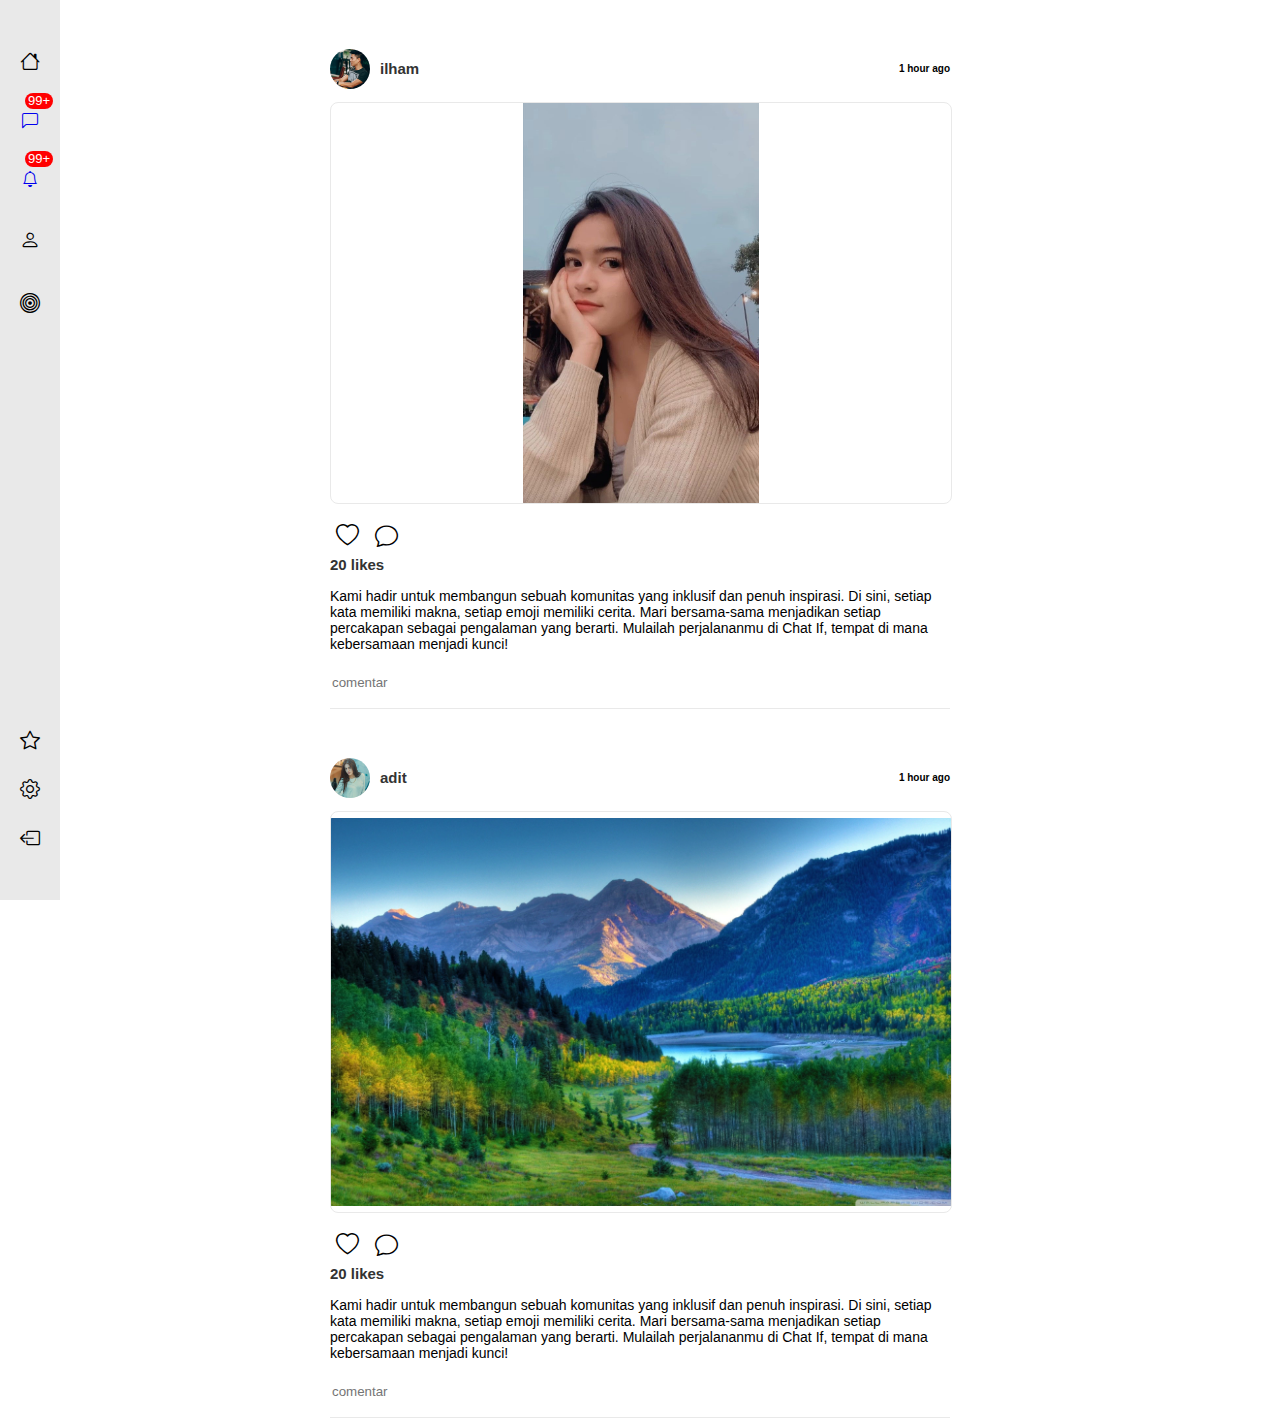
<file: index.html>
<!DOCTYPE html>
<html lang="en">

<head>
    <meta charset="UTF-8">
    <meta name="viewport" content="width=device-width, initial-scale=1.0">
    <title>Document</title>
    <link rel="stylesheet" href="https://cdn.jsdelivr.net/npm/bootstrap-icons@1.10.5/font/bootstrap-icons.css">
    <link rel="stylesheet" href="css/style.css">
</head>

<body>
    <div class="isi-fiture">
        <div class="isi-atas">
            <a href="index.html" id="home"><i class="bi bi-house" style="font-size:20px; color: #000;"></i></a>
            <a href="chat.html" id="chat"><i class="bi bi-chat-left"></i><span id="notification-counts">99+</span></a>
            <a href="#" id="notification"><i class="bi bi-bell"></i><span id="notification-counts">99+</span></a>
            <a href="contact.html" id="contact"><i class="bi bi-person" style="font-size: 20px; color: #000;"></i></a>
            <a href="#" id="story"><i class="bi bi-bullseye" style="font-size: 20px; color: #000;"></i></a>
        </div>
        <div class="isi-bawah">
            <center>
                <a href="#" style="display: block; margin-bottom: 8px;"><i class="bi bi-star"
                        style="font-size: 20px; color: #000;"></i></a><br>
                <a href="#" style="display: block; margin-bottom: 8px;"><i class="bi bi-gear"
                        style="font-size: 20px; color: #000;"></i></a><br>
                <a href="login.html" style="display: block;"><i class="bi bi-box-arrow-left" style="font-size: 20px; color: #000;"></i></a>
            </center>
        </div>
    </div>
    <div class="wadah" id="wadah">
        <div class="sosmed">
            <div class="user-name">
                <img src="images/img6.jpg" alt="pp" class="profile-user">
                <p>ilham</p>
                <div class="waktu">
                    <h5>1 hour ago</h5>
                </div>
            </div>
            <div class="img-user">
                <img src="images/img9.jpg" alt="status-user">
            </div>
            <div class="aksi-status">
                <button class="like"><i class="bi bi-heart"></i></button>
                <button class="comen"><i class="bi bi-chat"></i></button>
            </div>
            <a href="#" class="disukai">20 likes</a>
            <div class="caption">
                <p>Kami hadir untuk membangun sebuah komunitas yang inklusif dan penuh inspirasi.
                    Di sini, setiap kata memiliki makna, setiap emoji memiliki cerita.
                    Mari bersama-sama menjadikan setiap percakapan sebagai pengalaman yang berarti.
                    Mulailah perjalananmu di Chat If,
                    tempat di mana kebersamaan menjadi kunci!</p>
            </div>
            <div class="input-comen">
                <input class="enter" type="text" placeholder="comentar">
            </div>
        </div>
        <div class="sosmed">
            <div class="user-name">
                <img src="images/img4.jpg" alt="pp" class="profile-user">
                <p>adit</p>
                <div class="waktu">
                    <h5>1 hour ago</h5>
                </div>
            </div>
            <div class="img-user">
                <img src="images/coba.webp" alt="status-user">
            </div>
            <div class="aksi-status">
                <button class="like"><i class="bi bi-heart"></i></button>
                <button class="comen"><i class="bi bi-chat"></i></button>
            </div>
            <a href="#" class="disukai">20 likes</a>
            <div class="caption">
                <p>Kami hadir untuk membangun sebuah komunitas yang inklusif dan penuh inspirasi.
                    Di sini, setiap kata memiliki makna, setiap emoji memiliki cerita.
                    Mari bersama-sama menjadikan setiap percakapan sebagai pengalaman yang berarti.
                    Mulailah perjalananmu di Chat If,
                    tempat di mana kebersamaan menjadi kunci!</p>
            </div>
            <div class="input-comen">
                <input class="enter" type="text" placeholder="comentar">
            </div>
        </div>
    </div>
    <div class="menu-mobile">
        <div class="icon-mobile">
            <a href="chat.html" id="chat" class="isi-mobile"><i class="bi bi-chat-left"></i></a>
            <a href="#" id="notification" class="isi-mobile"><i class="bi bi-bell"></i></a>
            <div class="home-mobile">
                <div class="gaya-home">
                    <a href="#" id="home"><i class="bi bi-house"></i></a>
                </div>
            </div>
            <a href="contact.html" id="contact" class="isi-mobile"><i class="bi bi-person"
                    style="font-size: 20px; color: #000;"></i></a>
            <a href="#" id="story" class="isi-mobile"><i class="bi bi-bullseye"
                    style="font-size: 20px; color: #000;"></i></a>
        </div>
    </div>
</body>

</html>
</file>
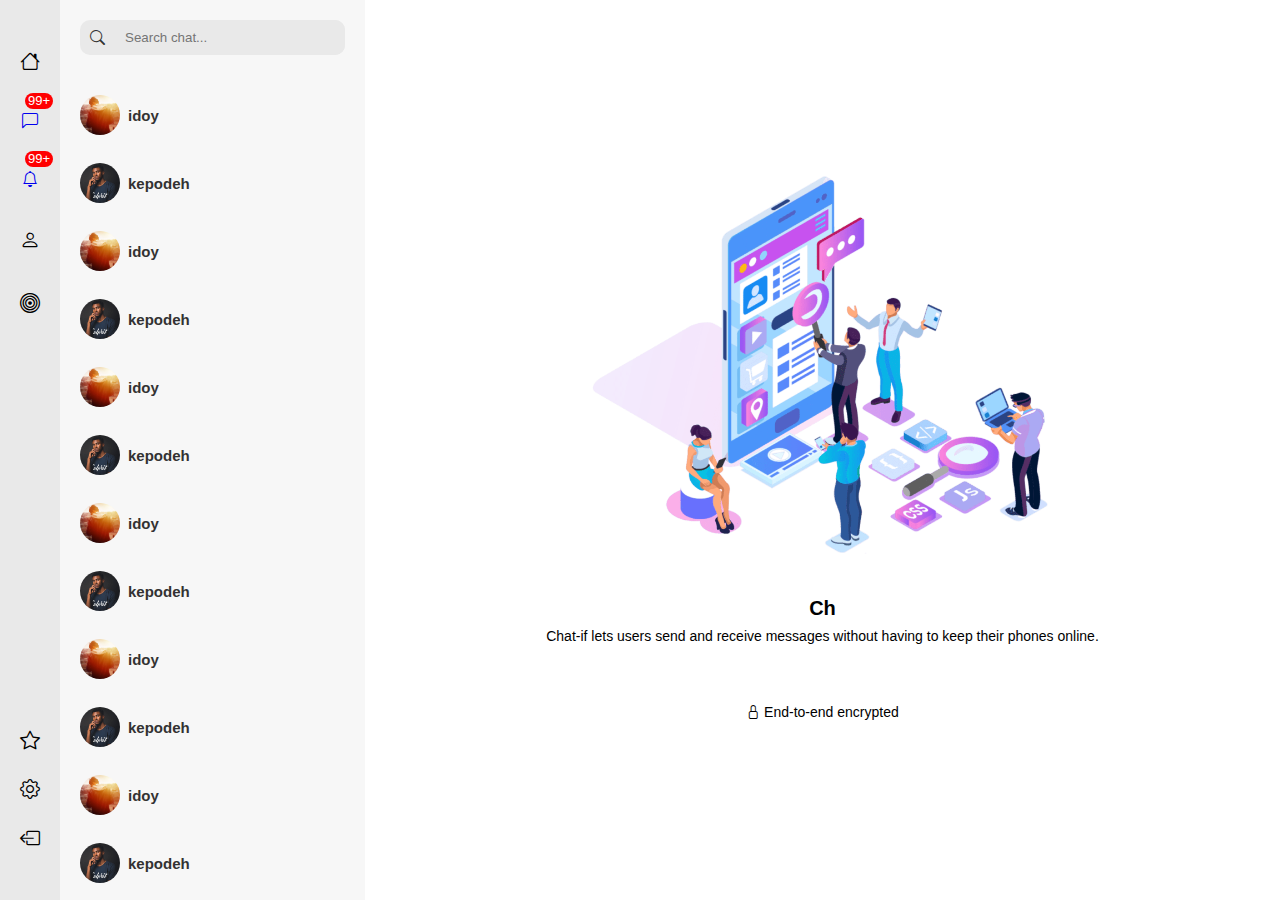
<file: chat.html>
<!DOCTYPE html>
<html lang="en">

<head>
  <meta charset="UTF-8">
  <meta name="viewport" content="width=device-width, initial-scale=1.0">
  <title>Document</title>
  <link rel="stylesheet" href="https://cdn.jsdelivr.net/npm/bootstrap-icons@1.10.5/font/bootstrap-icons.css">
  <link rel="stylesheet" href="css/chat.css">
</head>

<body>
  <div class="isi-fiture">
    <div class="isi-atas">
      <a href="index.html" id="home"><i class="bi bi-house"
          style="font-size:20px; color: #000;"></i></a>
      <a href="chat.html" id="chat"><i class="bi bi-chat-left"></i><span
          id="notification-counts">99+</span></a>
      <a href="#" id="notification"><i class="bi bi-bell"></i><span
          id="notification-counts">99+</span></a>
      <a href="contact.html" id="contact"><i class="bi bi-person"
          style="font-size: 20px; color: #000;"></i></a>
      <a href="#" id="story"><i class="bi bi-bullseye"
          style="font-size: 20px; color: #000;"></i></a>
    </div>
    <div class="isi-bawah">
      <center>
        <a href="#" style="display: block; margin-bottom: 8px;"><i class="bi bi-star"
            style="font-size: 20px; color: #000;"></i></a><br>
        <a href="#" style="display: block; margin-bottom: 8px;"><i class="bi bi-gear"
            style="font-size: 20px; color: #000;"></i></a><br>
        <a href="#" style="display: block;"><i class="bi bi-box-arrow-left" style="font-size: 20px; color: #000;"></i></a>
      </center>
    </div>
  </div>
  <div class="wadah" id="wadah">
    <div class="user-chat">
      <div class="search-container">
        <i class="bi bi-search"></i>
        <input type="text" id="searchInput" class="search-box" placeholder="Search chat...">
      </div>
      <div class="menu-user">
        <div class="ini-user" onclick="showChat()">
          <img src="images/img1.jpg" alt="pp-profile" class="foto">
          <p>idoy</p>
        </div>
        <div class="ini-user" onclick="showChat()">
          <img src="images/img2.jpg" alt="pp-profile" class="foto">
          <p>kepodeh</p>
        </div>
        <div class="ini-user" onclick="showChat()">
          <img src="images/img1.jpg" alt="pp-profile" class="foto">
          <p>idoy</p>
        </div>
        <div class="ini-user" onclick="showChat()">
          <img src="images/img2.jpg" alt="pp-profile" class="foto">
          <p>kepodeh</p>
        </div>
        <div class="ini-user" onclick="showChat()">
          <img src="images/img1.jpg" alt="pp-profile" class="foto">
          <p>idoy</p>
        </div>
        <div class="ini-user" onclick="showChat()">
          <img src="images/img2.jpg" alt="pp-profile" class="foto">
          <p>kepodeh</p>
        </div>
        <div class="ini-user" onclick="showChat()">
          <img src="images/img1.jpg" alt="pp-profile" class="foto">
          <p>idoy</p>
        </div>
        <div class="ini-user" onclick="showChat()">
          <img src="images/img2.jpg" alt="pp-profile" class="foto">
          <p>kepodeh</p>
        </div>
        <div class="ini-user" onclick="showChat()">
          <img src="images/img1.jpg" alt="pp-profile" class="foto">
          <p>idoy</p>
        </div>
        <div class="ini-user" onclick="showChat()">
          <img src="images/img2.jpg" alt="pp-profile" class="foto">
          <p>kepodeh</p>
        </div>
        <div class="ini-user" onclick="showChat()">
          <img src="images/img1.jpg" alt="pp-profile" class="foto">
          <p>idoy</p>
        </div>
        <div class="ini-user" onclick="showChat()">
          <img src="images/img2.jpg" alt="pp-profile" class="foto">
          <p>kepodeh</p>
        </div>
        <div class="ini-user" onclick="showChat()">
          <img src="images/img1.jpg" alt="pp-profile" class="foto">
          <p>idoy</p>
        </div>
        <div class="ini-user" onclick="showChat()">
          <img src="images/img2.jpg" alt="pp-profile" class="foto">
          <p>kepodeh</p>
        </div>
        <div class="ini-user" onclick="showChat()">
          <img src="images/img1.jpg" alt="pp-profile" class="foto">
          <p>idoy</p>
        </div>
        <div class="ini-user" onclick="showChat()">
          <img src="images/img2.jpg" alt="pp-profile" class="foto">
          <p>kepodeh</p>
        </div>
        <div class="ini-user" onclick="showChat()">
          <img src="images/img1.jpg" alt="pp-profile" class="foto">
          <p>idoy</p>
        </div>
        <div class="ini-user" onclick="showChat()">
          <img src="images/img2.jpg" alt="pp-profile" class="foto">
          <p>kepodeh</p>
        </div>
        <div class="ini-user" onclick="showChat()">
          <img src="images/img1.jpg" alt="pp-profile" class="foto">
          <p>idoy</p>
        </div>
        <div class="ini-user" onclick="showChat()">
          <img src="images/img2.jpg" alt="pp-profile" class="foto">
          <p>kepodeh</p>
        </div>
        <div class="ini-user" onclick="showChat()">
          <img src="images/img1.jpg" alt="pp-profile" class="foto">
          <p>idoy</p>
        </div>
        <div class="ini-user" onclick="showChat()">
          <img src="images/img2.jpg" alt="pp-profile" class="foto">
          <p>kepodeh</p>
        </div>
        <div class="ini-user" onclick="showChat()">
          <img src="images/img1.jpg" alt="pp-profile" class="foto">
          <p>idoy</p>
        </div>
        <div class="ini-user" onclick="showChat()">
          <img src="images/img2.jpg" alt="pp-profile" class="foto">
          <p>kepodeh</p>
        </div>
        <div class="ini-user" onclick="showChat()">
          <img src="images/img1.jpg" alt="pp-profile" class="foto">
          <p>idoy</p>
        </div>
        <div class="ini-user" onclick="showChat()">
          <img src="images/img2.jpg" alt="pp-profile" class="foto">
          <p>kepodeh</p>
        </div>
        <div class="ini-user" onclick="showChat()">
          <img src="images/img1.jpg" alt="pp-profile" class="foto">
          <p>idoy</p>
        </div>
        <div class="ini-user" onclick="showChat()">
          <img src="images/img2.jpg" alt="pp-profile" class="foto">
          <p>kepodeh</p>
        </div>
        <div class="ini-user" onclick="showChat()">
          <img src="images/img1.jpg" alt="pp-profile" class="foto">
          <p>idoy</p>
        </div>
        <div class="ini-user" onclick="showChat()">
          <img src="images/img2.jpg" alt="pp-profile" class="foto">
          <p>kepodeh</p>
        </div>
        <div class="ini-user" onclick="showChat()">
          <img src="images/img1.jpg" alt="pp-profile" class="foto">
          <p>idoy</p>
        </div>
        <div class="ini-user" onclick="showChat()">
          <img src="images/img2.jpg" alt="pp-profile" class="foto">
          <p>kepodeh</p>
        </div>
        <div class="ini-user" onclick="showChat()">
          <img src="images/img1.jpg" alt="pp-profile" class="foto">
          <p>idoy</p>
        </div>
        <div class="ini-user" onclick="showChat()">
          <img src="images/img2.jpg" alt="pp-profile" class="foto">
          <p>kepodeh</p>
        </div>
        <div class="ini-user" onclick="showChat()">
          <img src="images/img1.jpg" alt="pp-profile" class="foto">
          <p>idoy</p>
        </div>
        <div class="ini-user" onclick="showChat()">
          <img src="images/img2.jpg" alt="pp-profile" class="foto">
          <p>kepodeh</p>
        </div>
        <div class="ini-user" onclick="showChat()">
          <img src="images/img1.jpg" alt="pp-profile" class="foto">
          <p>idoy</p>
        </div>
        <div class="ini-user" onclick="showChat()">
          <img src="images/img2.jpg" alt="pp-profile" class="foto">
          <p>kepodeh</p>
        </div>
        <div class="ini-user" onclick="showChat()">
          <img src="images/img1.jpg" alt="pp-profile" class="foto">
          <p>idoy</p>
        </div>
        <div class="ini-user" onclick="showChat()">
          <img src="images/img2.jpg" alt="pp-profile" class="foto">
          <p>kepodeh</p>
        </div>
        <div class="ini-user" onclick="showChat()">
          <img src="images/img1.jpg" alt="pp-profile" class="foto">
          <p>idoy</p>
        </div>
        <div class="ini-user" onclick="showChat()">
          <img src="images/img2.jpg" alt="pp-profile" class="foto">
          <p>kepodeh</p>
        </div>
        <div class="ini-user" onclick="showChat()">
          <img src="images/img1.jpg" alt="pp-profile" class="foto">
          <p>idoy</p>
        </div>
        <div class="ini-user" onclick="showChat()">
          <img src="images/img2.jpg" alt="pp-profile" class="foto">
          <p>kepodeh</p>
        </div>
      </div>
      <div class="menu-mobile">
          <div class="icon-mobile">
            <a href="chat.html" id="chat" class="isi-mobile"><i class="bi bi-chat-left"></i></a>
            <a href="#" id="notification" class="isi-mobile"><i class="bi bi-bell"></i></a>
            <div class="home-mobile">
              <div class="gaya-home">
                <a href="#" id="home"><i class="bi bi-house"></i></a>
              </div>
            </div>
            <a href="contact.html" id="contact" class="isi-mobile"><i class="bi bi-person"
                style="font-size: 20px; color: #000;"></i></a>
            <a href="#" id="story" class="isi-mobile"><i class="bi bi-bullseye"
                style="font-size: 20px; color: #000;"></i></a>
          </div>
      </div>
    </div>
    <div class="welcome">
      <div class="isi-welcome">
        <center>
          <img src="img/pertama.webp" class="img-welcome ">
          <h4 id="typing-text"></h4>
          <p style="margin-top: -20px; font-size: 14px;">Chat-if lets users send and receive messages without having to
            keep their phones online.</p>
          <p style="margin-top: 60px; font-size: 14px;"><i class="bi bi-lock"></i> End-to-end encrypted</p>
        </center>
      </div>
    </div>
    <div class="isi-chat" style="display: none;">
      <div class="judul-chat">
        <div class="judul-isi">
          <a href="chat.html" id="chat" class="close-chat"><i class="bi bi-arrow-left"></i></a>
          <img src="images/img1.jpg" alt="fotoprofile" class="foto">
          <div class="name-user">
            <p>idoy</p>
            <p style="font-size: 9px; margin-top: -15px;">terakhir terlihat kemarin</p>
          </div>
        </div>
        <div class="fungsi">
          <button class="call"><i class="bi bi-telephone"></i></button>
          <button class="call"><i class="bi bi-camera-video"></i></button>
          <button class="cari"><i class="bi bi-search"></i></i></button>
        </div>
      </div>
      <div class="room-chat">
        <div class="isi-massage">
          <div class="massage">
            ikan gurame ikan gabus biar silaturahmi tidak terputus bolehlah pinjam seratus
          </div>
          <div class="user-massage">
            Dengan menetapkan min-width: 100px; dan max-width: 300px;, lebar .massage akan disetel minimal 100px dan
            maksimal 300px. Jika teksnya melebihi 300px, maka lebar akan tetap 300px. Semoga ini membantu!
          </div>
          <div class="user-massage">
            Dengan menetapkan min-width: 100px; dan max-width: 300px;, lebar .massage akan disetel minimal 100px dan
            maksimal 300px. Jika teksnya melebihi 300px, maka lebar akan tetap 300px. Semoga ini membantu!
          </div>
          <div class="user-massage">
            Dengan menetapkan min-width: 100px; dan max-width: 300px;, lebar .massage akan disetel minimal 100px dan
            maksimal 300px. Jika teksnya melebihi 300px, maka lebar akan tetap 300px. Semoga ini membantu!
          </div>
          <div class="user-massage">
            Dengan menetapkan min-width: 100px; dan max-width: 300px;, lebar .massage akan disetel minimal 100px dan
            maksimal 300px. Jika teksnya melebihi 300px, maka lebar akan tetap 300px. Semoga ini membantu!
          </div>
          <div class="user-massage">
            Dengan menetapkan min-width: 100px; dan max-width: 300px;, lebar .massage akan disetel minimal 100px dan
            maksimal 300px. Jika teksnya melebihi 300px, maka lebar akan tetap 300px. Semoga ini membantu!
          </div>
          <div class="user-massage">
            Dengan menetapkan min-width: 100px; dan max-width: 300px;, lebar .massage akan disetel minimal 100px dan
            maksimal 300px. Jika teksnya melebihi 300px, maka lebar akan tetap 300px. Semoga ini membantu!
          </div>
          <div class="user-massage">
            Dengan menetapkan min-width: 100px; dan max-width: 300px;, lebar .massage akan disetel minimal 100px dan
            maksimal 300px. Jika teksnya melebihi 300px, maka lebar akan tetap 300px. Semoga ini membantu!
          </div>
          <div class="user-massage">
            Dengan menetapkan min-width: 100px; dan max-width: 300px;, lebar .massage akan disetel minimal 100px dan
            maksimal 300px. Jika teksnya melebihi 300px, maka lebar akan tetap 300px. Semoga ini membantu!
          </div>
          <div class="user-massage">
            Dengan menetapkan min-width: 100px; dan max-width: 300px;, lebar .massage akan disetel minimal 100px dan
            maksimal 300px. Jika teksnya melebihi 300px, maka lebar akan tetap 300px. Semoga ini membantu!
          </div>
          <div class="user-massage">
            Dengan menetapkan min-width: 100px; dan max-width: 300px;, lebar .massage akan disetel minimal 100px dan
            maksimal 300px. Jika teksnya melebihi 300px, maka lebar akan tetap 300px. Semoga ini membantu!
          </div>
          <div class="user-massage">
            Dengan menetapkan min-width: 100px; dan max-width: 300px;, lebar .massage akan disetel minimal 100px dan
            maksimal 300px. Jika teksnya melebihi 300px, maka lebar akan tetap 300px. Semoga ini membantu!
          </div>
          <div class="user-massage">
            Dengan menetapkan min-width: 100px; dan max-width: 300px;, lebar .massage akan disetel minimal 100px dan
            maksimal 300px. Jika teksnya melebihi 300px, maka lebar akan tetap 300px. Semoga ini membantu!
          </div>
        </div>
    
        <div id="myModal" class="modal">
          <div class="modal-content">
            <span class="close" onclick="toggleModal()">&times;</span>
            <center>
              <p>image</p>
              <p>kontak</p>
              <p>dokumen</p>
            </center>
          </div>
        </div>
      </div>
      <div class="from-input">
        <div class="button-user">
          <input class="enter" type="text" placeholder="Type a massage">
          <button class="kirim-mobile"><i class="bi bi-send"></i></button>
        </div>
        <div class="tombol">
          <button class="kirim" style="margin-left: 20px;"><i class="bi bi-send"></i></button>
          <button class="emot" style="margin-left: 10px;"><i class="bi bi-emoji-smile"></i></button>
          <button class="link" onclick="toggleModal()" style="margin-left: 10px;"><i
              class="bi bi-link-45deg"></i></button>
        </div>
      </div>
    </div>
  </div>
  <script src="js/chat.js"></script>
</body>

</html>
</file>
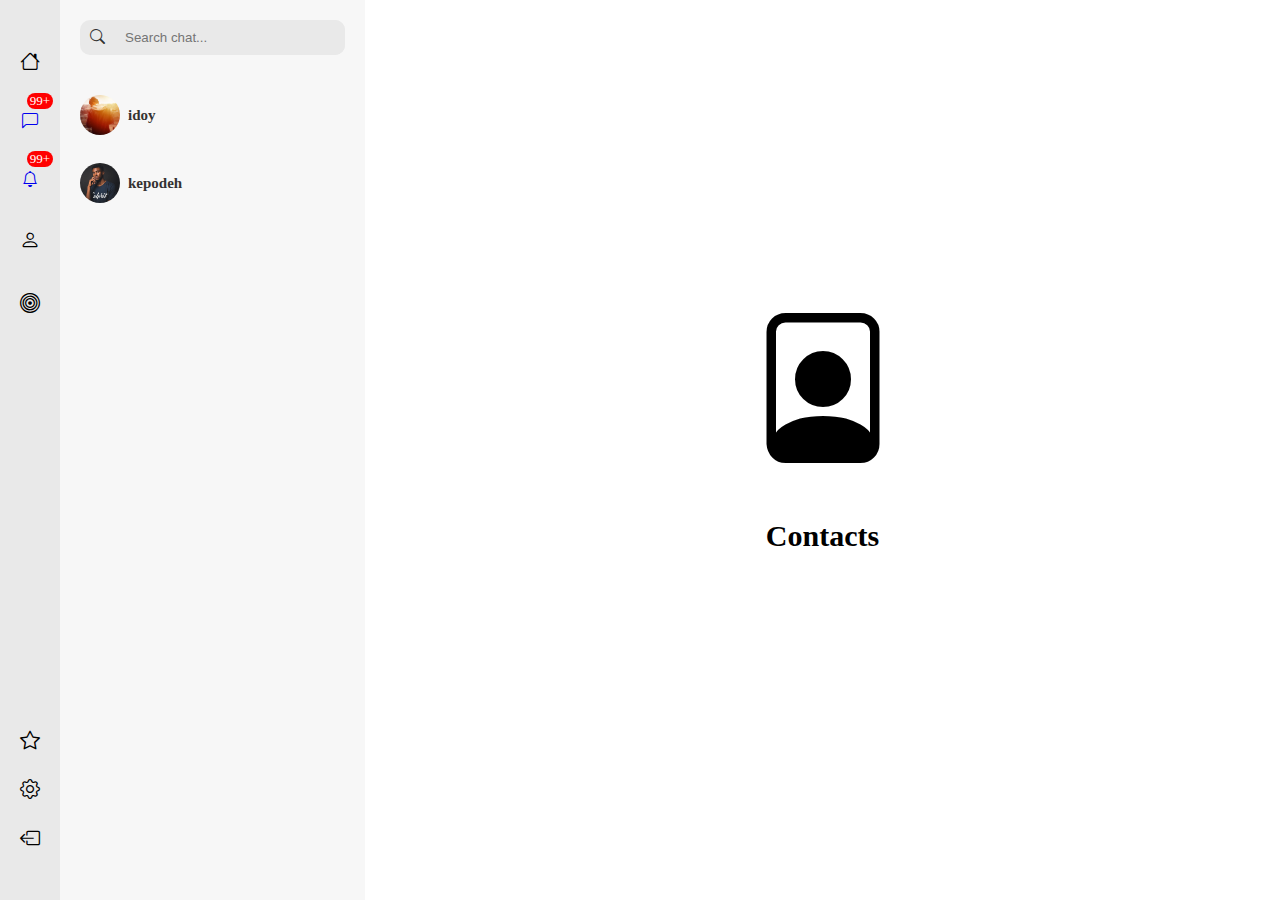
<file: contact.html>
<!DOCTYPE html>
<html lang="en">

<head>
  <meta charset="UTF-8">
  <meta name="viewport" content="width=device-width, initial-scale=1.0">
  <title>Document</title>
  <link rel="stylesheet" href="https://cdn.jsdelivr.net/npm/bootstrap-icons@1.10.5/font/bootstrap-icons.css">
  <link rel="stylesheet" href="css/contact.css">
</head>

<body>
  <div class="isi-fiture">
    <div class="isi-atas">
      <a href="index.html" id="home"><i class="bi bi-house"
          style="font-size:20px; color: #000;"></i></a>
      <a href="chat.html" id="chat"><i class="bi bi-chat-left"></i><span
          id="notification-counts">99+</span></a>
      <a href="#" id="notification"><i class="bi bi-bell"></i><span
          id="notification-counts">99+</span></a>
      <a href="contact.html" id="contact"><i class="bi bi-person"
          style="font-size: 20px; color: #000;"></i></a>
      <a href="#" id="story"><i class="bi bi-bullseye"
          style="font-size: 20px; color: #000;"></i></a>
    </div>
    <div class="isi-bawah">
      <center>
        <a href="#" style="display: block; margin-bottom: 8px;"><i class="bi bi-star"
            style="font-size: 20px; color: #000;"></i></a><br>
        <a href="#" style="display: block; margin-bottom: 8px;"><i class="bi bi-gear"
            style="font-size: 20px; color: #000;"></i></a><br>
        <a href="#" style="display: block;"><i class="bi bi-box-arrow-left" style="font-size: 20px; color: #000;"></i></a>
      </center>
    </div>
  </div>
  <div class="wadah" id="wadah">
    <div class="user-chat">
      <div class="search-container">
        <i class="bi bi-search"></i>
        <input type="text" id="searchInput" class="search-box" placeholder="Search chat...">
      </div>
      <div class="menu-user">
        <div class="ini-user" onclick="showChat()">
          <img src="images/img1.jpg" alt="pp-profile" class="foto">
          <p>idoy</p>
        </div>
        <div class="ini-user" onclick="showChat()">
          <img src="images/img2.jpg" alt="pp-profile" class="foto">
          <p>kepodeh</p>
        </div>
      </div>
    </div>
    <div class="welcome">
      <div class="isi-welcome">
        <center>
          <i class="bi bi-file-person"></i>
          <h4>Contacts</h4>
        </center>
      </div>
    </div>
    <div class="profile-case" style="display: none;">
      <div class="profile-details">
        <div class="profile-picture"></div>
        <div class="profile-username">Rahmat Jaelani</div>
        <div class="profile-user-id">@rahmatboy123</div>
        <div class="profile-actions">
          <i class="bi bi-telephone-fill"></i>
          <i class="bi bi-chat-dots-fill"></i>
          <i class="bi bi-camera-video-fill"></i>
          <i class="bi bi-trash-fill"></i>
        </div>
      </div>
    </div>
  </div>
  <script src="js/contact.js"></script>
</body>

</html>
</file>
<file: css/style.css>
body {
    margin: 0;
    padding: 0;
    display: flex;
    font-family: "Source Sans Pro", "Arial", sans-serif;
}

.isi-fiture {
    background-color: rgb(233, 233, 233);
    display: flex;
    flex-direction: column;
    justify-content: space-between;
    align-items: center;
    position: fixed;
    top: 0;
    left: 0;
    height: 100%;
    overflow-y: auto;
}

.isi-atas {
    margin-top: 30px;
    display: flex;
    flex-direction: column;
    align-items: center;
}

.isi-atas a {
    padding: 20px;
    position: relative;
}


a #notification-counts {
    position: absolute;
    z-index: 1;
    right: 5px;
    top: 0;
    font-size: 13px;
    background-color: red;
    height: 16px;
    border-radius: 8px;
    color: white;
    text-align: center;
    padding-left: 3px;
    padding-right: 3px;
}

.isi-bawah {
    margin-bottom: 50px;
}

.wadah {
    position: absolute;
    top: 50%;
    left: 50%;
    height: 100vh;
    transform: translate(-50%, -50%);
    padding: 10px;
}

.sosmed {
    border-bottom: 1px solid rgb(233, 233, 233);

}

.user-name {
    display: flex;
    align-items: center;
    margin-top: 5vh;
    margin-bottom: 10px;
}

.user-name p {
    margin-left: 10px;
    color: #333;
    font-size: 15px;
    font-weight: bold;
}

.profile-user {
    width: 40px;
    height: 40px;
    border-radius: 50%;
}

.waktu {
    margin-left: auto;
}

.waktu h5 {
    font-size: 10px;
}

.img-user {
    width: 100%;
    height: 400px;
    overflow: hidden;
    border-radius: 8px;
    border: 1px solid rgb(233, 233, 233);
}

.img-user img {
    width: 100%;
    height: 100%;
    object-fit: contain;
}

.aksi-status {
    margin-top: 2vh;
    margin-bottom: 5px;
}

.like,
.comen {
    background-color: transparent;
    border: none;
    font-size: 23px;
    color: #000;
    cursor: pointer;
}

.disukai {
    text-decoration: none;
    color: #333;
    font-weight: bold;
    font-size: 15px;
    cursor: pointer;
}

.caption {
    margin: 10px auto;
}

.caption p {
    word-wrap: break-word;
    font-size: 14px;
}

.input-comen {
    width: 100%;
}

.enter {
    margin-bottom: 10px;
    width: 100%;
    height: 30px;
    border: none;
}

.enter:focus {
    outline: none;
}

.menu-mobile {
    display: none;
}

@media (max-width: 768px) {
    .isi-fiture {
        display: none;
    }

    .wadah {
        position: static;
        margin-bottom: 5vh;
        transform: translate(0, 0);
        padding: 20px;
        height: 100%;
    }

    .sosmed {
        width: 100%;
    }

    .user-name {
        margin-top: 2vh;
    }

    .img-user {
        height: auto;
    }

    .menu-mobile {
        position: fixed;
        bottom: 0;
        height: 65px;
        width: 100%;
        background-color: #fff;
        display: flex;
        align-items: center;
    }

    .icon-mobile {
        padding: 20px;
        width: 100%;
        display: flex;
        align-items: center;
    }

    .home-mobile {
        margin-left: auto;
        margin-right: auto;
        border: 1px solid #52b3d9;
        border-radius: 50px;
        width: 50px;
        height: 50px;
        display: flex;
        align-items: center;
        justify-content: center;
    }

    .gaya-home {
        display: flex;
        align-items: center;
        justify-content: center;
        background-color: #52b3d9;
        border-radius: 50px;
        width: 40px;
        height: 40px;
    }

    .gaya-home i {
        color: #fff;
        font-size: 22px;
    }

    .isi-mobile {
        margin-left: auto;
        margin-right: auto;
    }
}
</file>
<file: css/chat.css>
body {
  margin: 0;
  padding: 0;
  display: flex;
  font-family: Helvetica, Arial, sans-serif;
}

.wadah {
  display: flex;
  flex: 1;
  height: 100vh;
  overflow: hidden;
}

.isi-fiture {
  background-color: rgb(233, 233, 233);
  display: flex;
  flex-direction: column;
  justify-content: space-between;
  align-items: center;
}

.welcome {
  display: flex;
  justify-content: center;
  align-items: center;
  flex: 3;
  position: relative;
}

.isi-welcome {
  position: absolute;
  top: 50%;
  left: 50%;
  transform: translate(-50%, -50%);
  color: #000;
}

.img-welcome {
  height: 400px;
}

#typing-text {
  position: relative;
  min-height: 25px;
  font-size: 20px;
  color: #000;
}

#typing-text::after {
  content: '';
  display: block;
  height: 100%;
  width: 100%;
  position: absolute;
  top: 0;
  left: 0;
}

.isi-atas {
  margin-top: 30px;
  display: flex;
  flex-direction: column;
  align-items: center;
}

.isi-atas a {
  padding: 20px;
  position: relative;
}


a #notification-counts {
  position: absolute;
  z-index: 1;
  right: 5px;
  top: 0;
  font-size: 13px;
  background-color: red;
  height: 16px;
  border-radius: 8px;
  color: white;
  text-align: center;
  padding-left: 3px;
  padding-right: 3px;
}

.isi-bawah {
  margin-bottom: 50px;
}

.user-chat {
  flex: 1;
  background-color: #f7f7f7;
  color: #333232;
  font-weight: bold;
  font-size: 15px;
  position: relative;
}

.menu-user {
  width: calc(100%-20px);
  overflow-y: auto;
  max-height: 100vh;
  overflow-x: hidden;
  padding: 10px;
}

.ini-user,
.ini-user-2 {
  display: flex;
  height: 40px;
  cursor: pointer;
  padding: 10px;
  border-radius: 8px;
  align-items: center;
  margin-bottom: 8px;
}

.ini-user:hover,
.ini-user-2:hover {
  background-color: rgb(233, 233, 233);
  overflow: hidden;
}

.foto {
  width: 40px;
  height: 40px;
  border-radius: 50%;
  margin-right: 8px;
}

.isi-chat {
  flex: 3;
  background-color: #fff;
  display: flex;
  flex-direction: column;
  justify-content: space-between;
}

.judul-chat {
  height: 50px;
  padding: 10px;
  background-color: #fff;
  font-size: 15px;
  color: #333232;
  font-weight: bold;
  display: flex;
  align-items: center;
  box-shadow: 0px 4px 6px rgba(0, 0, 0, 0.1);
}

.judul-isi {
  display: flex;
  align-items: center;
}

.fungsi {
  margin-left: auto;
}

.call {
  width: 40px;
  height: 40px;
  border-radius: 10px;
  background-color: rgb(233, 233, 233);
  border: none;
  font-size: 18px;
  color: #333;
}

.cari {
  width: 40px;
  height: 40px;
  border-radius: 10px;
  background-color: #fff;
  margin-left: 5px;
  margin-top: 2px;
  border: none;
  font-size: 18px;
  color: #333;
}

.room-chat {
  font-size: 13px;
  width: 100%;
}

.isi-massage {
  height: calc(100vh - 90px - 85px);
  padding: 10px;
  overflow-y: auto;
}

.massage {
  color: #fff;
  background-color: rgb(49, 50, 51);
  width: fit-content;
  min-width: 100px;
  max-width: 300px;
  border-radius: 10px;
  padding: 10px;
  margin-bottom: 10px;
}

.user-massage {
  color: #fff;
  background-color: #52b3d9;
  display: block;
  margin-left: auto;
  margin-bottom: 10px;
  border-radius: 10px;
  padding: 10px;
  width: fit-content;
  min-width: 100px;
  max-width: 50%;
}

.massage p,
.user-massage p {
  margin-left: 4px;
}

.from-input {
  display: flex;
  align-items: center;
  justify-content: space-between;
  flex: 1;
  padding: 10px;
  max-height: 45px;
}

.button-user {
  flex: 1;
  background-color: rgb(233, 233, 233);
  align-items: center;
  display: flex;
  border-radius: 50px;
}

.enter {
  border-radius: 50px;
  background-color: rgb(233, 233, 233);
  width: 100%;
  padding: 10px;
  font-size: 15px;
  border: none;
  color: #333232;
}


.enter:focus {
  border: none;
  outline: none;
}

.tombol {}

.kirim-mobile {
  display: none;
}

.emot,
.link,
.kirim {
  border: none;
  font-size: 20px;
  color: #333;
  cursor: pointer;
  width: 40px;
  height: 40px;
  border-radius: 50%;
  background-color: rgb(233, 233, 233);
}

.modal {
  display: none;
  position: fixed;
  z-index: 999;
  left: 0;
  top: 0;
  width: 100%;
  height: 100%;
  background-color: rgba(0, 0, 0, 0.5);
}

.modal-content {
  background-color: #fefefe;
  padding: 10px;
  border-radius: 5px;
  width: 80%;
  max-width: 130px;
  position: fixed;
  z-index: 1000;
  right: 20px;
  bottom: 60px;
}

.close {
  color: #aaa;
  float: right;
  font-size: 28px;
  font-weight: bold;
}

.close:hover,
.close:focus {
  color: black;
  text-decoration: none;
  cursor: pointer;
}

.search-container {
  display: flex;
  justify-content: space-between;
  align-items: center;
  margin: 20px;
  height: 35px;
  border-radius: 10px;
  padding-left: 10px;
  gap: 10px;
  background-color: rgb(233, 233, 233);
}

.search-box {
  flex: 1;
  padding: 10px;
  border-top-right-radius: 10px;
  border-bottom-right-radius: 10px;
  border: none;
  background-color: rgb(233, 233, 233);

}

.search-box:focus {
  border: none;
  outline: none;
}

.menu-mobile {
  display: none;
}

.close-chat {
  display: none;
}

@media (max-width: 768px) {

  .isi-fiture {
    display: none;
  }

  .user-chat.show-isi-chat {
    display: none;
  }

  .welcome {
    display: none;
  }

  .isi-chat {
    display: none;
  }

  .user-massage {
    margin-top: 10px;
    max-width: 60%;
  }

  .from-input {
    margin-left: 5px;
  }

  .button-user {
    flex: 1;
  }

  .tombol {
    width: auto;
  }

  .emot,
  .link,
  .kirim {
    width: 30px;
    height: 30px;
    margin: 0;
  }

  .kirim {
    display: none;
  }

  .enter {
    width: 90%;
  }

  .kirim-mobile {
    display: block;
    margin-right: 5px;
    border: none;
    background-color: rgb(233, 233, 233);
    font-size: 20px;
    color: #333;
  }

  .call {
    width: 30px;
    height: 30px;
  }

  .cari {
    width: 30px;
    height: 30px;
    margin-left: 0;
    margin-top: 2px;
  }

  .menu-mobile {
    position: fixed;
    bottom: 0;
    height: 65px;
    width: 100%;
    background-color: #fff;
    display: flex;
    align-items: center;
    z-index: 999;
}
  
  .icon-mobile {
    padding: 20px;
    width: 100%;
    display: flex;
    align-items: center;
  }
  
  .home-mobile {
    margin-left: auto;
    margin-right: auto;
    border: 1px solid #52b3d9;
    border-radius: 50px;
    width: 50px;
    height: 50px;
    display: flex;
    align-items: center;
    justify-content: center;
  }
  
  .gaya-home{
    display: flex;
    align-items: center;
    justify-content: center;
    background-color: #52b3d9;
    border-radius: 50px;
    width: 40px;
    height: 40px;
  }
  
  .gaya-home i {
    color: #fff;
    font-size: 22px;
  }
  
  .isi-mobile {
    margin-left: auto;
    margin-right: auto;
  }

  .close-chat {
    display: block;
    color: #000;
    border: none;
    margin-right: 8px;
    font-size: 20px;
    background-color: #fff;
  }
}
</file>
<file: css/contact.css>
body {
  margin: 0;
  padding: 0;
  display: flex;
}

.wadah {
  display: flex;
  flex: 1;
  height: 100vh;
  overflow: hidden;
}

.isi-fiture {
  background-color: rgb(233, 233, 233);
  display: flex;
  flex-direction: column;
  justify-content: space-between;
  align-items: center;
}

.welcome {
  flex: 3;
  display: flex;
  flex-direction: column;
  justify-content: center;
  align-items: center;
}

.welcome .isi-welcome {
  display: flex;
  flex-direction: column;
  justify-content: center;
  align-items: center;
}

.isi-welcome i{
  font-size: 150px;
}
.isi-welcome h4{
  font-size: 30px;
}



#typing-text {
  position: relative;
  min-height: 25px;
  font-size: 20px;
  color: #333;
}

#typing-text::after {
  content: '';
  display: block;
  height: 100%;
  width: 100%;
  position: absolute;
  top: 0;
  left: 0;
}

.isi-atas {
  margin-top: 30px;
  display: flex;
  flex-direction: column;
  align-items: center;
}

.isi-atas a {
  padding: 20px;
  position: relative;
}


a #notification-counts {
  position: absolute;
  z-index: 1;
  right: 5px;
  top: 0;
  font-size: 13px;
  background-color: red;
  height: 16px;
  border-radius: 8px;
  color: white;
  text-align: center;
  padding-left: 3px;
  padding-right: 3px;
}

.isi-bawah {
  margin-bottom: 50px;
}

.user-chat {
  flex: 1;
  background-color: #f7f7f7;
  color: #333232;
  font-weight: bold;
  font-size: 15px;
}

.menu-user {
  width: calc(100%-20px);
  overflow-y: auto;
  max-height: 600px;
  overflow-x: hidden;
  padding: 10px;
}

.ini-user,
.ini-user-2 {
  display: flex;
  height: 40px;
  cursor: pointer;
  padding: 10px;
  border-radius: 8px;
  align-items: center;
  margin-bottom: 8px;
}

.ini-user:hover,
.ini-user-2:hover {
  background-color: rgb(233, 233, 233);
  overflow: hidden;
}

.foto {
  width: 40px;
  height: 40px;
  border-radius: 50%;
  margin-right: 8px;
}

.profile-case {
  flex: 3;
  background-color: #fff;
  display: flex;
  flex-direction: column;
  justify-content: center;
  align-items: center;
}
.profile-case .profile-details{
  display: flex;
  flex-direction: column;
  justify-content: center;
  gap: 20px;
  align-items: center;
}
.profile-details .profile-picture{
  width: 200px;
  height: 200px;
  background-color: wheat;
  border-radius: 100px;
}
.profile-details .profile-username{
  font-size: 25px;
  font-weight: bold;
}
.profile-details .profile-user-id{
  font-size: 15px;
}
.profile-details .profile-actions{
  display: flex;
  flex-direction: row;
  gap: 20px;
}
.profile-actions i{
  cursor: pointer;
  text-align: center;
  padding: 0;
  line-height: 45px;
  border-radius: 20px;
  font-size: 23px;
  background-color: gainsboro;
  width: 40px;
  height: 40px;
}
.profile-actions i:hover{
  color: rgb(156, 156, 156);
}

.judul-chat {
  height: 50px;
  padding: 10px;
  background-color: #fff;
  font-size: 15px;
  color: #333232;
  font-weight: bold;
  display: flex;
  align-items: center;
  box-shadow: 0px 4px 6px rgba(0, 0, 0, 0.1);
}

.judul-isi {
  display: flex;
  align-items: center;
}

.fungsi {
  margin-left: auto;
}

.call {
  width: 40px;
  height: 40px;
  border-radius: 10px;
  background-color: rgb(233, 233, 233);
  border: none;
  font-size: 18px;
  color: #333;
}

.cari {
  width: 40px;
  height: 40px;
  border-radius: 10px;
  background-color: #fff;
  margin-left: 5px;
  margin-top: 2px;
  border: none;
  font-size: 18px;
  color: #333;
}

.room-chat {
  font-size: 13px;
  width: 100%;
}

.isi-massage {
  height: calc(100vh - 90px - 85px);
  padding: 10px;
  overflow-y: auto;
}

.massage {
  color: #fff;
  background-color: rgb(49, 50, 51);
  width: fit-content;
  min-width: 100px;
  max-width: 300px;
  border-radius: 10px;
  padding: 10px;
  margin-bottom: 10px;
}

.user-massage {
  color: #fff;
  background-color: #52b3d9;
  display: block;
  margin-left: auto;
  margin-bottom: 10px;
  border-radius: 10px;
  padding: 10px;
  width: fit-content;
  min-width: 100px;
  max-width: 50%;
}

.massage p,
.user-massage p {
  margin-left: 4px;
}

.from-input {
  display: flex;
  align-items: center;
  justify-content: space-between;
  flex: 1;
  padding: 10px;
  max-height: 45px;
}

.button-user {
  flex: 1;
  background-color: rgb(233, 233, 233);
  align-items: center;
  display: flex;
  border-radius: 50px;
}

.enter {
  border-radius: 50px;
  background-color: rgb(233, 233, 233);
  width: 100%;
  padding: 10px;
  font-size: 15px;
  border: none;
  color: #333232;
}


.enter:focus {
  border: none;
  outline: none;
}

.tombol {}

.kirim-mobile {
  display: none;
}

.emot,
.link,
.kirim {
  border: none;
  font-size: 20px;
  color: #333;
  cursor: pointer;
  width: 40px;
  height: 40px;
  border-radius: 50%;
  background-color: rgb(233, 233, 233);
}

.modal {
  display: none;
  position: fixed;
  z-index: 999;
  left: 0;
  top: 0;
  width: 100%;
  height: 100%;
  background-color: rgba(0, 0, 0, 0.5);
}

.modal-content {
  background-color: #fefefe;
  padding: 10px;
  border-radius: 5px;
  width: 80%;
  max-width: 130px;
  position: fixed;
  z-index: 1000;
  right: 20px;
  bottom: 60px;
}

.close {
  color: #aaa;
  float: right;
  font-size: 28px;
  font-weight: bold;
}

.close:hover,
.close:focus {
  color: black;
  text-decoration: none;
  cursor: pointer;
}

.search-container {
  display: flex;
  justify-content: space-between;
  align-items: center;
  margin: 20px;
  height: 35px;
  border-radius: 10px;
  padding-left: 10px;
  gap: 10px;
  background-color: rgb(233, 233, 233);
}

.search-box {
  flex: 1;
  padding: 10px;
  border-top-right-radius: 10px;
  border-bottom-right-radius: 10px;
  border: none;
  background-color: rgb(233, 233, 233);

}

.search-box:focus {
  border: none;
  outline: none;
}


@media (max-width: 768px) {

  .isi-fiture {
    display: none;
  }

  .welcome {
    display: none;
  }

  .profile-case {
    display: none;
  }

  .user-massage {
    margin-top: 10px;
    max-width: 60%;
  }

  .from-input {
    margin-left: 5px;
  }

  .button-user {
    flex: 1;
  }

  .tombol {
    width: auto;
  }

  .emot,
  .link,
  .kirim {
    width: 30px;
    height: 30px;
    margin: 0;
  }

  .kirim {
    display: none;
  }

  .enter {
    width: 90%;
  }

  .kirim-mobile {
    display: block;
    margin-right: 5px;
    border: none;
    background-color: rgb(233, 233, 233);
    font-size: 20px;
    color: #333;
  }

  .call {
    width: 30px;
    height: 30px;
  }

  .cari {
    width: 30px;
    height: 30px;
    margin-left: 0;
    margin-top: 2px;
  }
}
</file>
